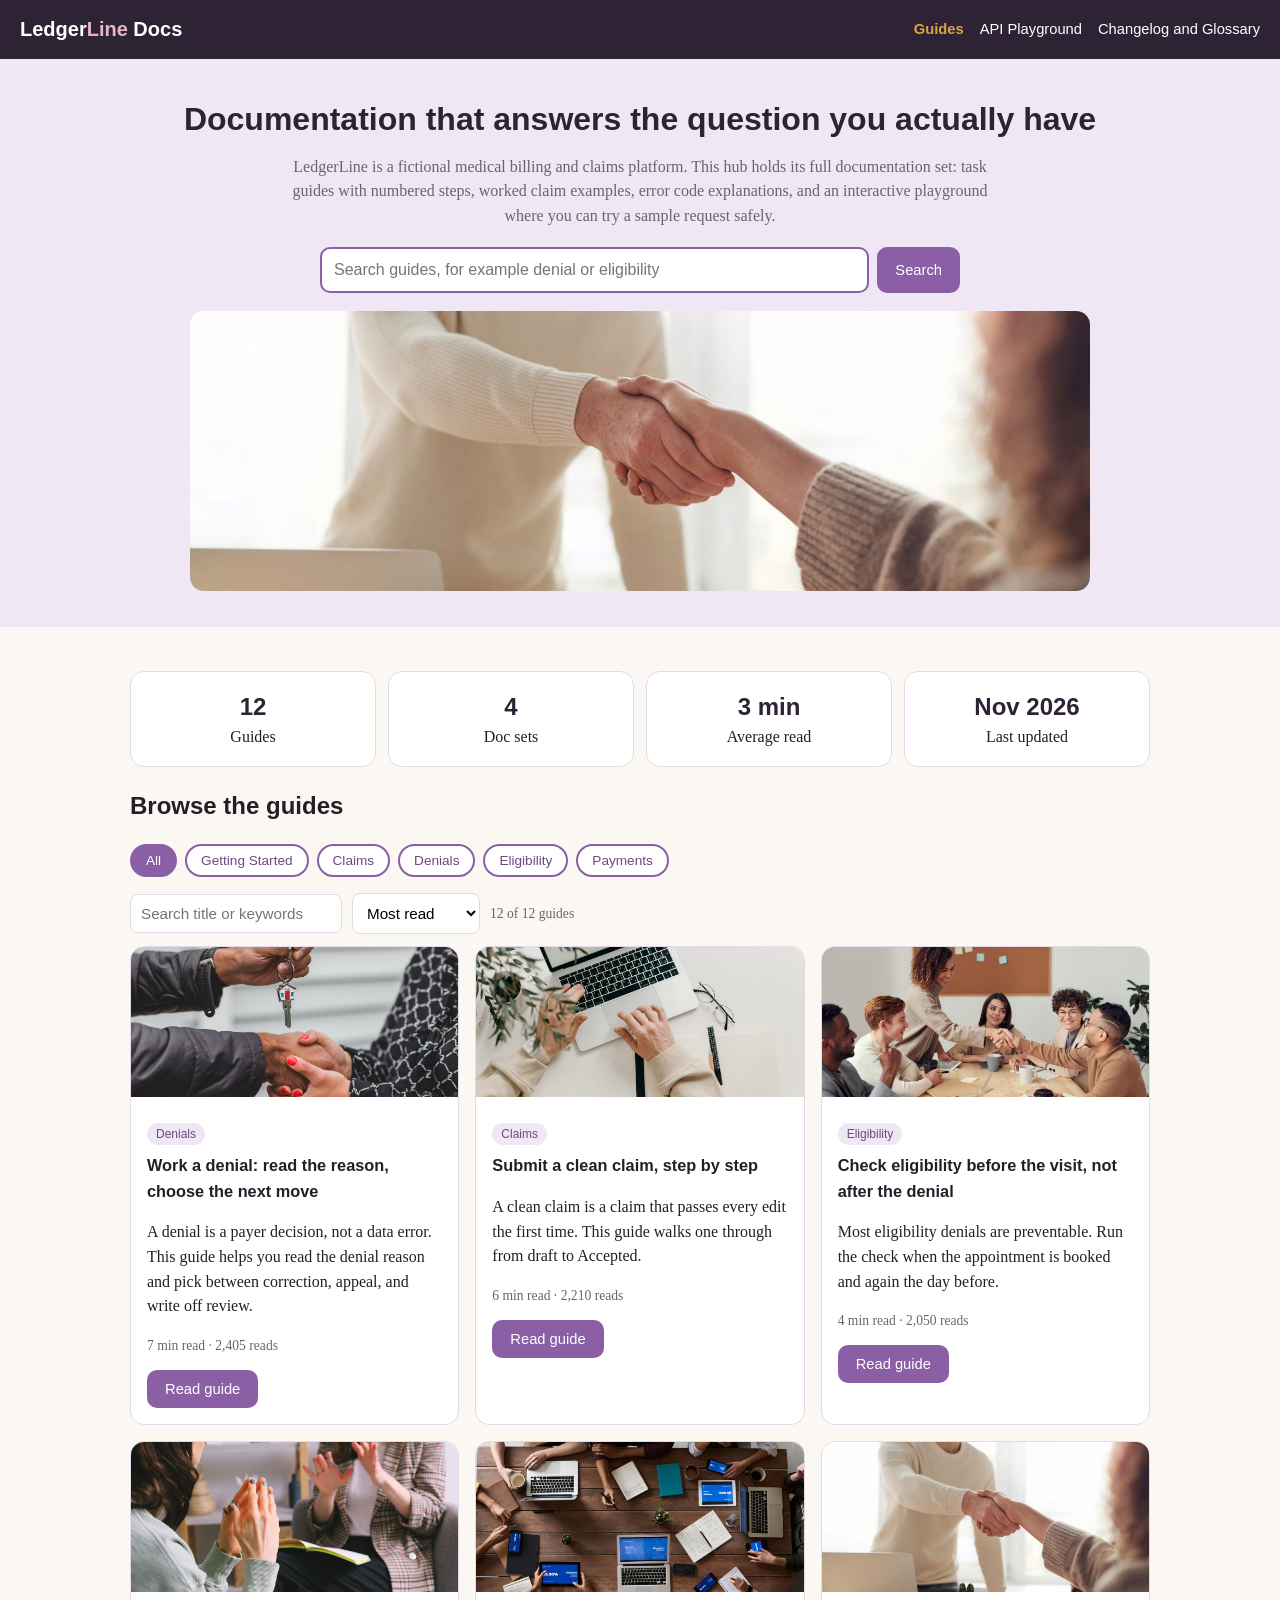
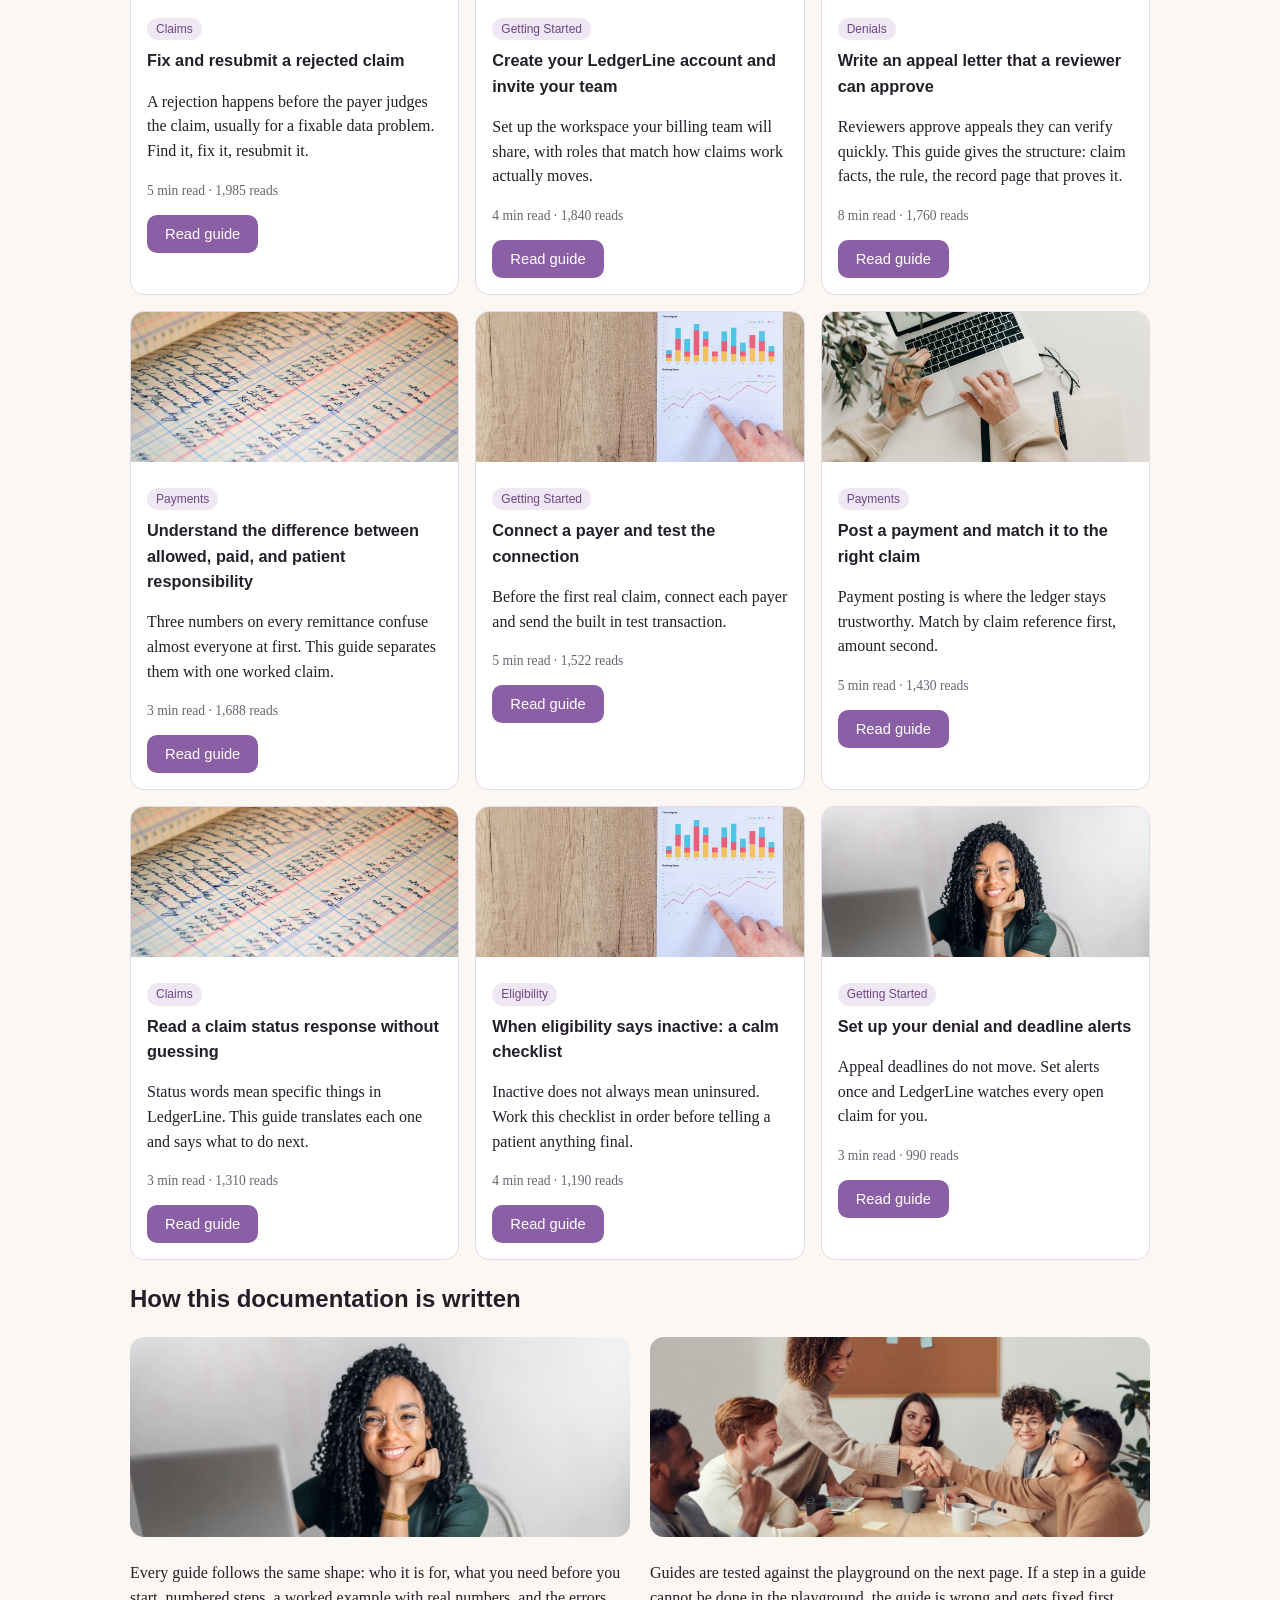
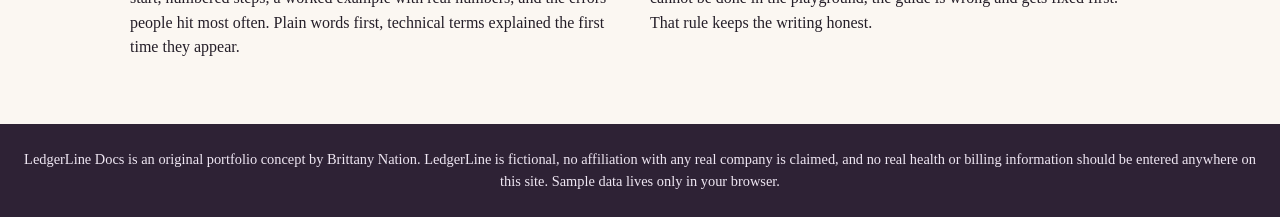
<file: index.html>
<!DOCTYPE html>
<html lang="en"><head><meta charset="UTF-8"><meta name="viewport" content="width=device-width, initial-scale=1.0">
<title>LedgerLine Docs — Billing and Claims Documentation Hub</title>
<meta name="description" content="Searchable documentation hub for LedgerLine, a fictional medical billing and claims platform: guides, worked examples, and plain word explanations.">
<meta property="og:title" content="LedgerLine Docs — Billing and Claims Documentation Hub">
<meta property="og:description" content="Guides, examples, and an interactive API playground for a fictional billing platform. A portfolio project by Brittany Nation.">
<meta property="og:type" content="website"><meta property="og:url" content="https://brittanynation.github.io/ledgerline-docs/">
<meta property="og:image" content="https://brittanynation.github.io/ledgerline-docs/og-image.png">
<link rel="stylesheet" href="styles.css"></head>
<body>
<header class="site"><a class="logo" href="index.html">Ledger<span>Line</span> Docs</a>
<nav class="main"><a href="index.html" aria-current="page">Guides</a><a href="playground.html">API Playground</a><a href="resources.html">Changelog and Glossary</a></nav></header>
<section class="hero"><h1>Documentation that answers the question you actually have</h1>
<p>LedgerLine is a fictional medical billing and claims platform. This hub holds its full documentation set: task guides with numbered steps, worked claim examples, error code explanations, and an interactive playground where you can try a sample request safely.</p>
<div class="searchbar"><input id="heroSearch" type="search" placeholder="Search guides, for example denial or eligibility" aria-label="Search guides"><button class="btn" id="heroSearchBtn">Search</button></div>
<img src="images/p3184465.jpg" alt="A billing team reviewing documentation together at a table">
</section>
<main class="wrap">
<div class="stats"><div class="stat"><strong id="statGuides">12</strong>Guides</div><div class="stat"><strong>4</strong>Doc sets</div><div class="stat"><strong>3 min</strong>Average read</div><div class="stat"><strong id="statUpdated">Nov 2026</strong>Last updated</div></div>
<h2>Browse the guides</h2>
<div class="chips" id="topicChips" role="group" aria-label="Filter by topic"></div>
<div class="toolbar"><input id="searchInput" type="search" placeholder="Search title or keywords" aria-label="Search guides">
<select id="sortSelect" aria-label="Sort guides"><option value="popular">Most read</option><option value="minutes">Shortest first</option><option value="title">Title A to Z</option></select>
<span id="resultCount" class="meta"></span></div>
<div class="grid" id="guideGrid"></div>
<p id="emptyState" class="hidden">No guides match that search yet. Try a shorter word, or browse a topic above.</p>
<section><h2>How this documentation is written</h2>
<div class="two"><div><img src="images/p3769021.jpg" alt="A writer drafting documentation at a desk" style="width:100%;border-radius:14px;height:200px;object-fit:cover"><p>Every guide follows the same shape: who it is for, what you need before you start, numbered steps, a worked example with real numbers, and the errors people hit most often. Plain words first, technical terms explained the first time they appear.</p></div>
<div><img src="images/p3184291.jpg" alt="Colleagues pair reviewing a guide on a laptop" style="width:100%;border-radius:14px;height:200px;object-fit:cover"><p>Guides are tested against the playground on the next page. If a step in a guide cannot be done in the playground, the guide is wrong and gets fixed first. That rule keeps the writing honest.</p></div></div></section>
</main>
<div class="modal" id="readerModal" role="dialog" aria-modal="true" aria-labelledby="readerTitle"><div class="box">
<button class="btn secondary" id="readerClose">Close</button>
<h2 id="readerTitle"></h2><p class="meta" id="readerMeta"></p><p id="readerIntro"></p>
<h3>Before you start</h3><p id="readerNeed"></p><h3>Steps</h3><ol id="readerSteps"></ol>
<h3>Worked example</h3><p id="readerExample"></p>
<pre id="readerCode"></pre><button class="btn secondary" id="copyCodeBtn">Copy example</button> <span id="copyNote" class="meta"></span>
<p style="margin-top:18px"><button class="btn" id="helpfulBtn">This guide helped me</button> <span id="helpfulNote" class="meta"></span></p>
</div></div>
<footer class="site">LedgerLine Docs is an original portfolio concept by Brittany Nation. LedgerLine is fictional, no affiliation with any real company is claimed, and no real health or billing information should be entered anywhere on this site. Sample data lives only in your browser.</footer>
<script src="docs.js"></script></body></html>
</file>
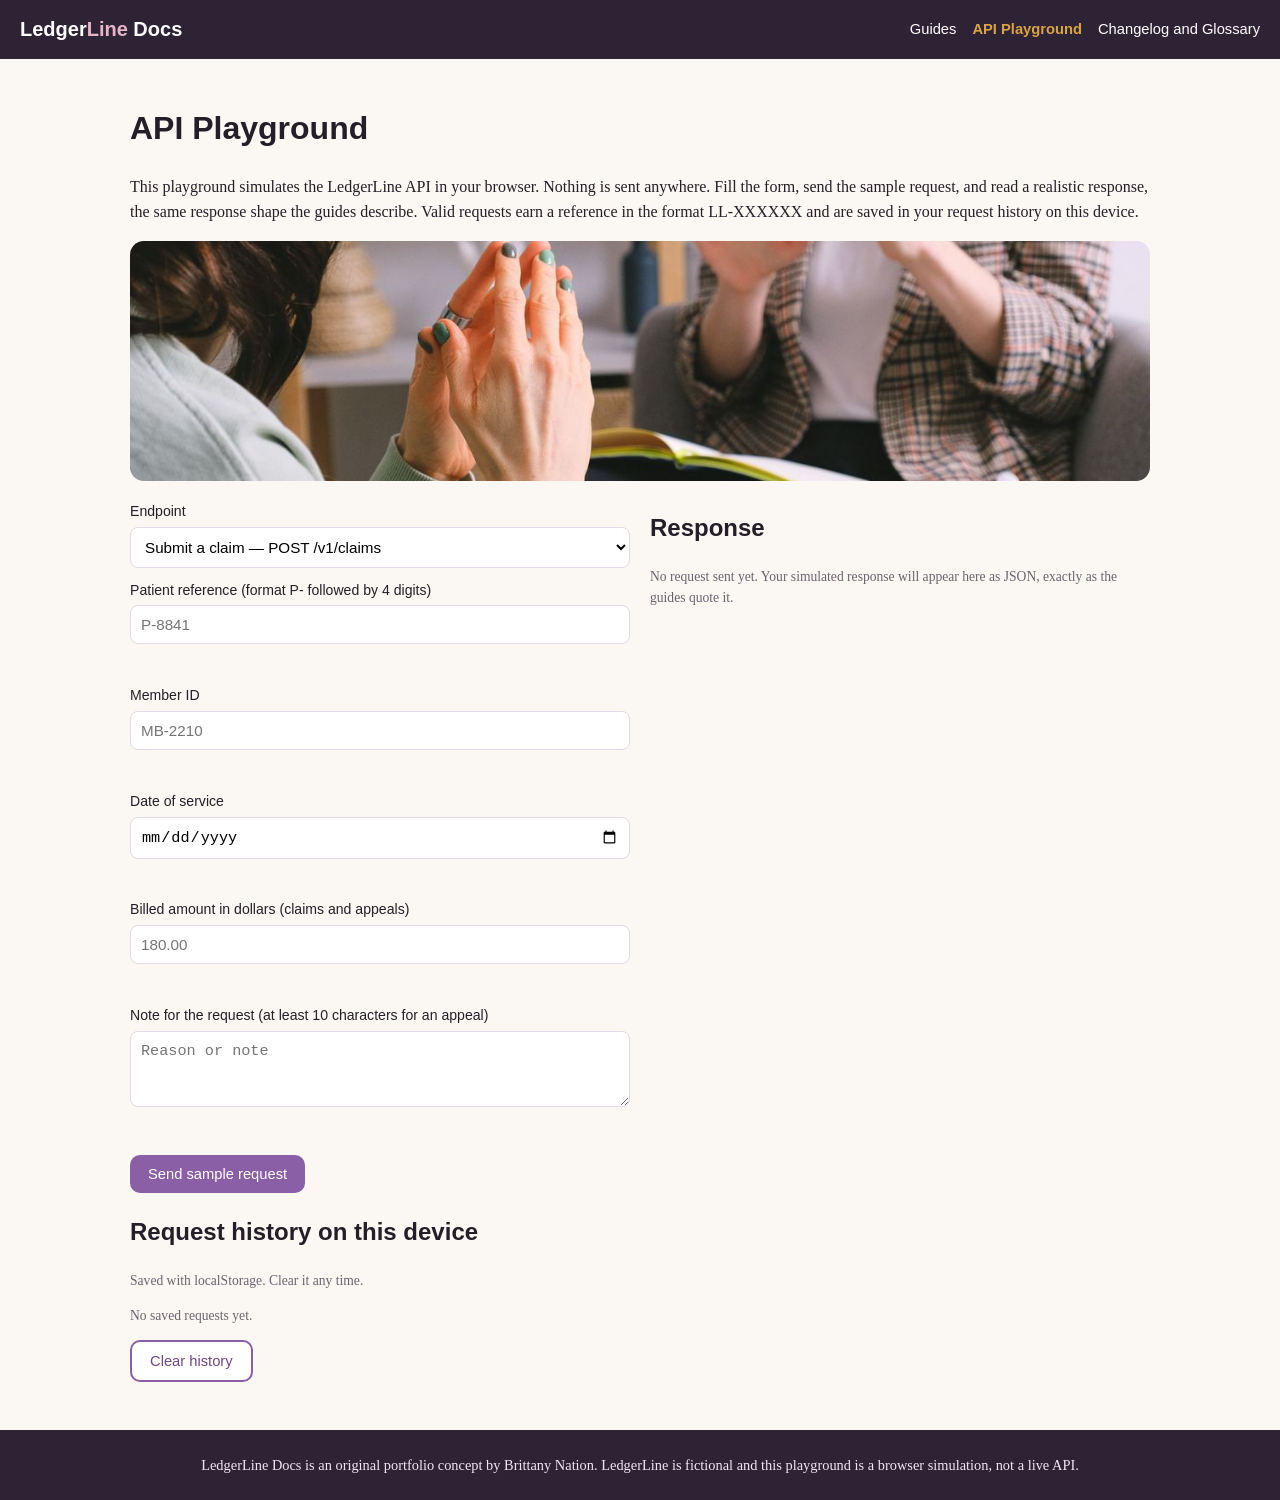
<file: playground.html>
<!DOCTYPE html>
<html lang="en"><head><meta charset="UTF-8"><meta name="viewport" content="width=device-width, initial-scale=1.0">
<title>API Playground — LedgerLine Docs</title>
<meta name="description" content="Try a sample LedgerLine API request safely: validated form, simulated response, saved request history.">
<meta property="og:title" content="LedgerLine Docs — API Playground"><meta property="og:description" content="Try a sample billing API request safely in your browser.">
<meta property="og:type" content="website"><meta property="og:url" content="https://brittanynation.github.io/ledgerline-docs/playground.html">
<meta property="og:image" content="https://brittanynation.github.io/ledgerline-docs/og-image.png">
<link rel="stylesheet" href="styles.css"></head>
<body>
<header class="site"><a class="logo" href="index.html">Ledger<span>Line</span> Docs</a>
<nav class="main"><a href="index.html">Guides</a><a href="playground.html" aria-current="page">API Playground</a><a href="resources.html">Changelog and Glossary</a></nav></header>
<main class="wrap"><h1>API Playground</h1>
<p>This playground simulates the LedgerLine API in your browser. Nothing is sent anywhere. Fill the form, send the sample request, and read a realistic response, the same response shape the guides describe. Valid requests earn a reference in the format LL-XXXXXX and are saved in your request history on this device.</p>
<img src="images/p7176319.jpg" alt="A developer testing an API request on a laptop" style="width:100%;height:240px;object-fit:cover;border-radius:14px">
<div class="two"><div>
<form id="playForm" novalidate>
<label for="endpoint">Endpoint</label>
<select id="endpoint"><option value="claims">Submit a claim — POST /v1/claims</option><option value="eligibility">Check eligibility — GET /v1/eligibility</option><option value="status">Claim status inquiry — GET /v1/claims/status</option><option value="appeal">Submit an appeal — POST /v1/appeals</option></select>
<label for="patientRef">Patient reference (format P- followed by 4 digits)</label><input id="patientRef" placeholder="P-8841"><p class="error" id="errPatient"></p>
<label for="memberId">Member ID</label><input id="memberId" placeholder="MB-2210"><p class="error" id="errMember"></p>
<label for="dos">Date of service</label><input id="dos" type="date"><p class="error" id="errDos"></p>
<label for="amount">Billed amount in dollars (claims and appeals)</label><input id="amount" type="number" min="0" step="0.01" placeholder="180.00"><p class="error" id="errAmount"></p>
<label for="note">Note for the request (at least 10 characters for an appeal)</label><textarea id="note" rows="3" placeholder="Reason or note"></textarea><p class="error" id="errNote"></p>
<button class="btn" type="submit">Send sample request</button>
</form></div>
<div><h2>Response</h2><div id="respEmpty"><p class="meta">No request sent yet. Your simulated response will appear here as JSON, exactly as the guides quote it.</p></div>
<pre class="resp hidden" id="respBox"></pre>
<button class="btn secondary hidden" id="copyRespBtn">Copy response</button> <span id="copyRespNote" class="meta"></span>
<div id="confirmBox" class="success hidden" style="margin-top:14px"></div>
</div></div>
<h2>Request history on this device</h2><p class="meta">Saved with localStorage. Clear it any time.</p>
<div id="historyList"></div><p id="historyEmpty" class="meta">No saved requests yet.</p>
<button class="btn secondary" id="clearHistoryBtn">Clear history</button>
</main>
<footer class="site">LedgerLine Docs is an original portfolio concept by Brittany Nation. LedgerLine is fictional and this playground is a browser simulation, not a live API.</footer>
<script src="playground.js"></script></body></html>
</file>
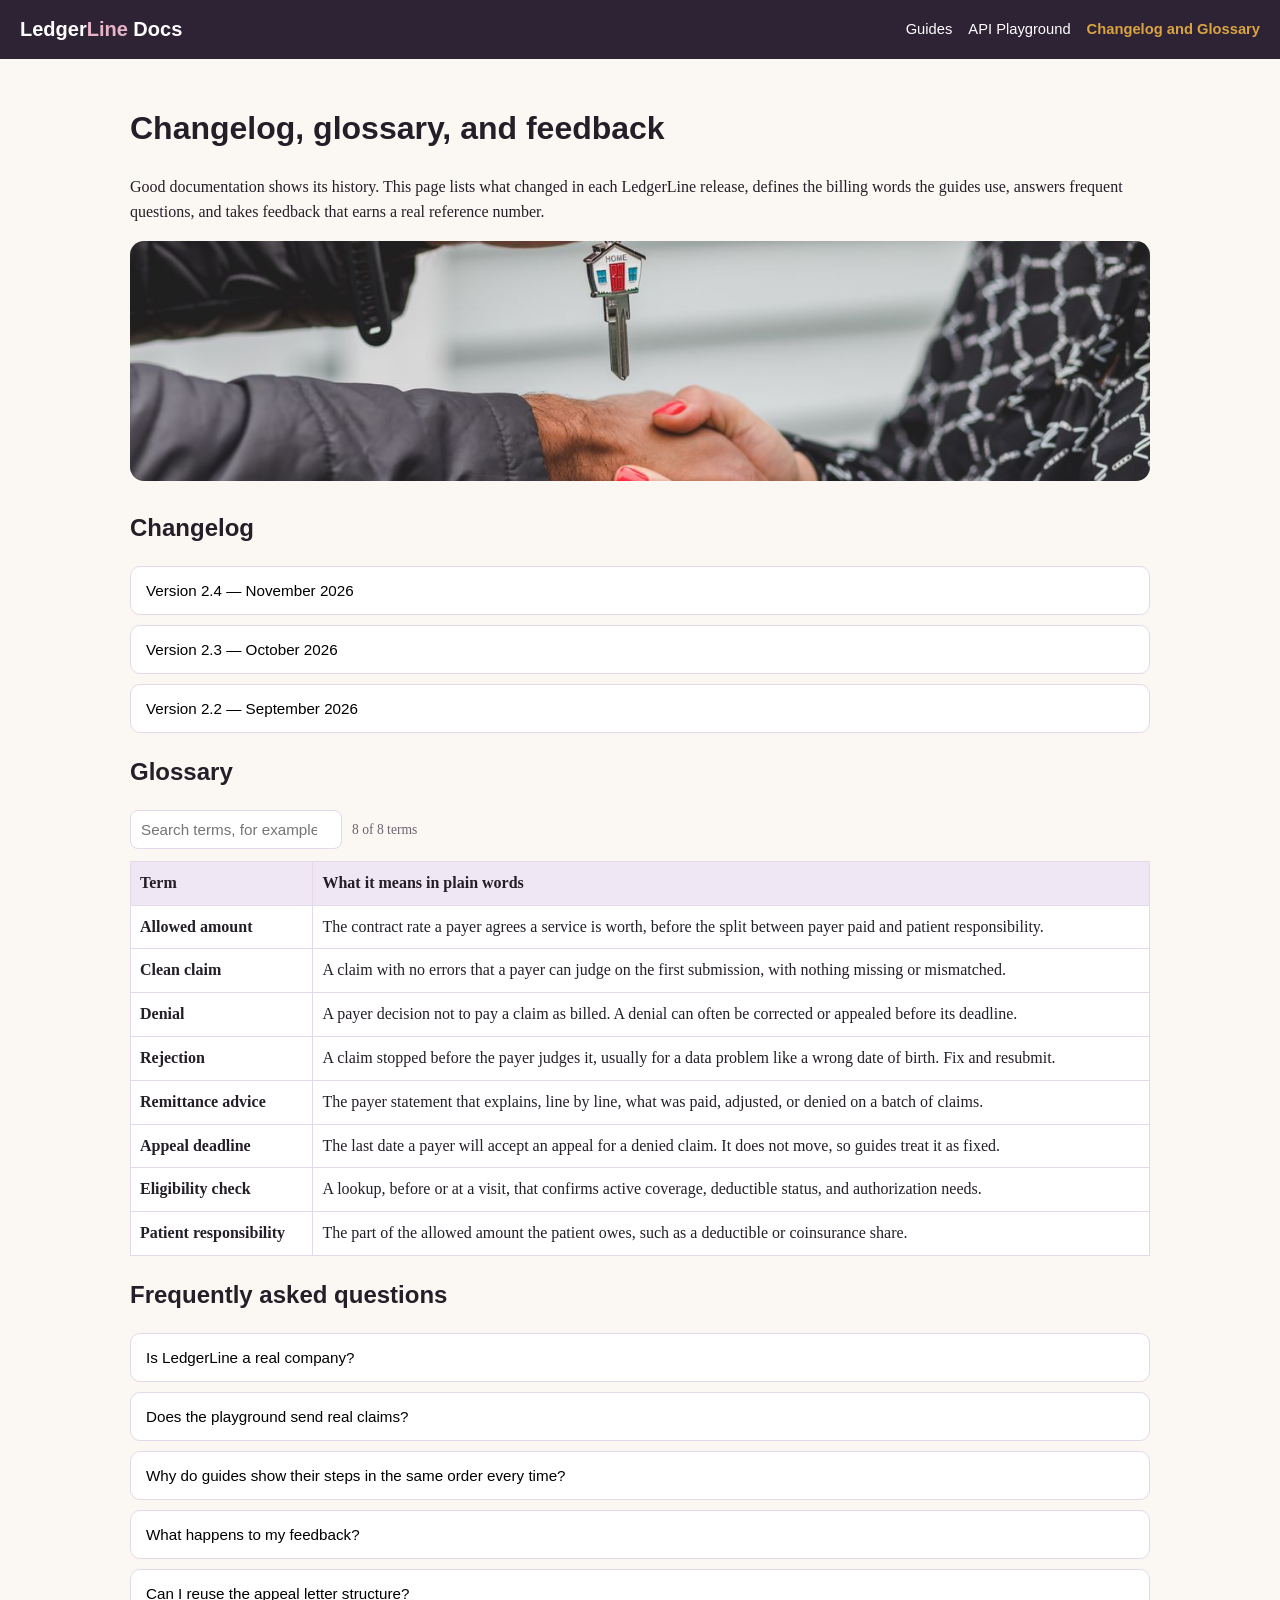
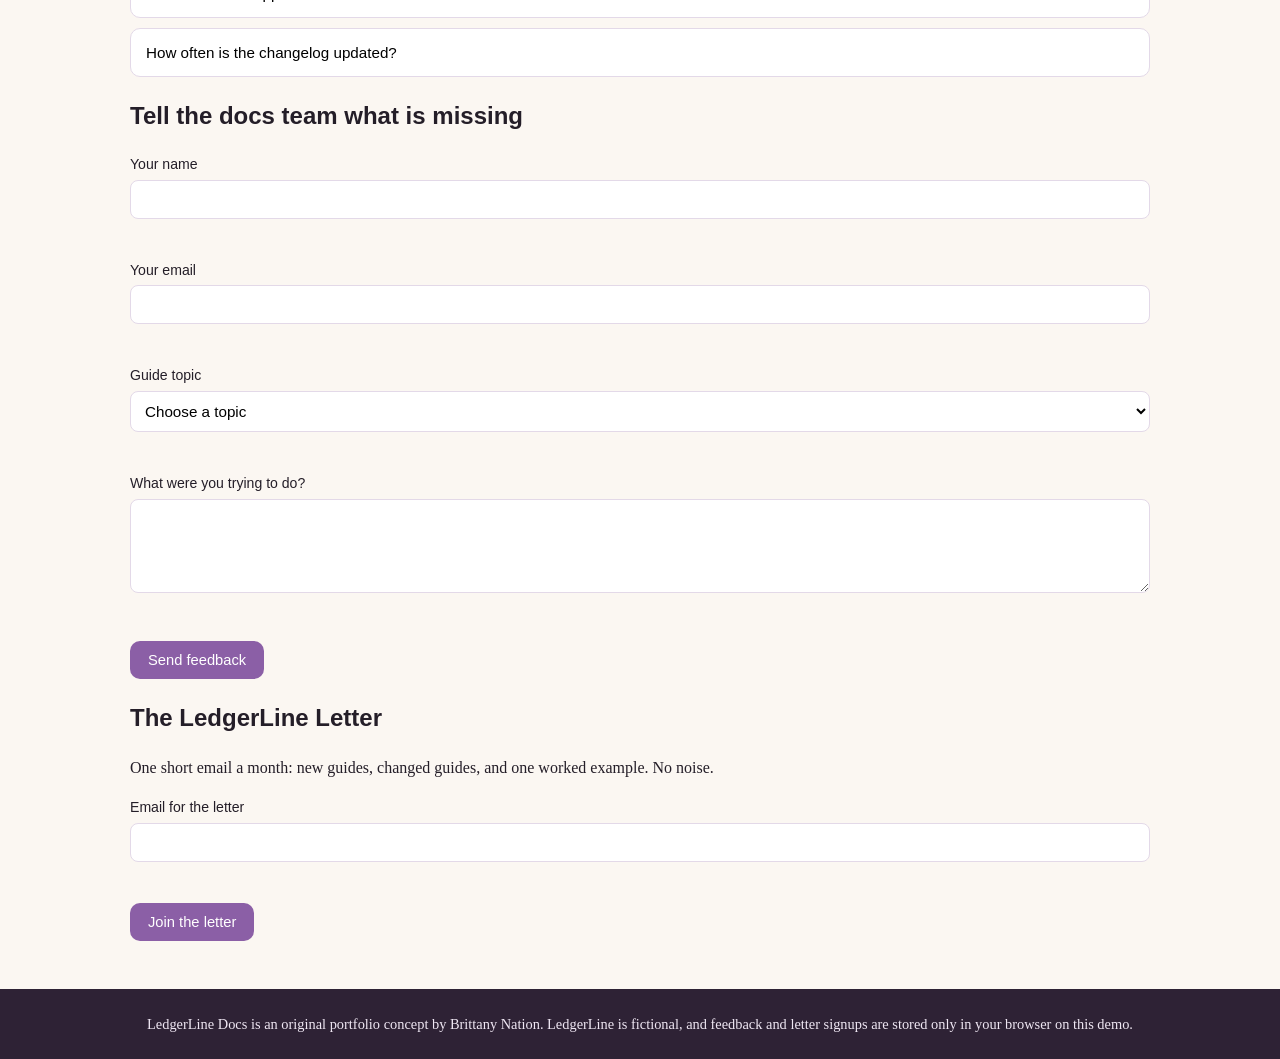
<file: resources.html>
<!DOCTYPE html>
<html lang="en"><head><meta charset="UTF-8"><meta name="viewport" content="width=device-width, initial-scale=1.0">
<title>Changelog and Glossary — LedgerLine Docs</title>
<meta name="description" content="LedgerLine changelog, searchable billing glossary, FAQs, and a documentation feedback form.">
<meta property="og:title" content="LedgerLine Docs — Changelog and Glossary"><meta property="og:description" content="What changed, what the words mean, and a way to tell the docs team what is missing.">
<meta property="og:type" content="website"><meta property="og:url" content="https://brittanynation.github.io/ledgerline-docs/resources.html">
<meta property="og:image" content="https://brittanynation.github.io/ledgerline-docs/og-image.png">
<link rel="stylesheet" href="styles.css"></head>
<body>
<header class="site"><a class="logo" href="index.html">Ledger<span>Line</span> Docs</a>
<nav class="main"><a href="index.html">Guides</a><a href="playground.html">API Playground</a><a href="resources.html" aria-current="page">Changelog and Glossary</a></nav></header>
<main class="wrap"><h1>Changelog, glossary, and feedback</h1>
<p>Good documentation shows its history. This page lists what changed in each LedgerLine release, defines the billing words the guides use, answers frequent questions, and takes feedback that earns a real reference number.</p>
<img src="images/p8293778.jpg" alt="A documentation team planning a release together" style="width:100%;height:240px;object-fit:cover;border-radius:14px">
<h2>Changelog</h2><div id="changelog"></div>
<h2>Glossary</h2>
<div class="toolbar"><input id="glossSearch" type="search" placeholder="Search terms, for example denial" aria-label="Search glossary"><span id="glossCount" class="meta"></span></div>
<table><thead><tr><th>Term</th><th>What it means in plain words</th></tr></thead><tbody id="glossBody"></tbody></table>
<p id="glossEmpty" class="hidden">No term matches that search.</p>
<h2>Frequently asked questions</h2><div id="faqList"></div>
<h2>Tell the docs team what is missing</h2>
<form id="feedbackForm" novalidate>
<label for="fbName">Your name</label><input id="fbName"><p class="error" id="errFbName"></p>
<label for="fbEmail">Your email</label><input id="fbEmail" type="email"><p class="error" id="errFbEmail"></p>
<label for="fbTopic">Guide topic</label><select id="fbTopic"><option value="">Choose a topic</option><option>Getting Started</option><option>Claims</option><option>Denials</option><option>Eligibility</option><option>Payments</option></select><p class="error" id="errFbTopic"></p>
<label for="fbMsg">What were you trying to do?</label><textarea id="fbMsg" rows="4"></textarea><p class="error" id="errFbMsg"></p>
<button class="btn" type="submit">Send feedback</button></form>
<div id="fbConfirm" class="success hidden" style="margin-top:14px"></div>
<h2>The LedgerLine Letter</h2><p>One short email a month: new guides, changed guides, and one worked example. No noise.</p>
<form id="letterForm" novalidate><label for="letterEmail">Email for the letter</label><input id="letterEmail" type="email"><p class="error" id="errLetter"></p><button class="btn" type="submit">Join the letter</button></form>
<div id="letterConfirm" class="success hidden" style="margin-top:14px"></div>
</main>
<footer class="site">LedgerLine Docs is an original portfolio concept by Brittany Nation. LedgerLine is fictional, and feedback and letter signups are stored only in your browser on this demo.</footer>
<script src="resources.js"></script></body></html>
</file>
<file: styles.css>
/* LedgerLine Docs — shared styles. Palette: ink plum, orchid, blush, gold, warm paper. */
:root{--plum:#2E2235;--orchid:#8B5FA6;--orchid-dark:#6E4785;--blush:#E8B4C8;--gold:#D9A441;--paper:#FBF7F2;--lav:#EFE7F3;--ink:#241E28;--muted:#6B6470;--line:#E3D9E8;--good:#2E7D5B;--bad:#B3402A;--radius:14px}
*{box-sizing:border-box}body{margin:0;font-family:Georgia,'Times New Roman',serif;background:var(--paper);color:var(--ink);line-height:1.55}
h1,h2,h3,.sans{font-family:Verdana,Geneva,sans-serif}
a{color:var(--orchid-dark)}
header.site{background:var(--plum);color:#fff;padding:14px 20px;display:flex;flex-wrap:wrap;gap:14px;align-items:center;justify-content:space-between}
.logo{font-family:Verdana,sans-serif;font-weight:bold;font-size:1.25rem;color:#fff;text-decoration:none}.logo span{color:var(--blush)}
nav.main a{color:#fff;text-decoration:none;margin-left:16px;font-family:Verdana,sans-serif;font-size:.92rem}nav.main a[aria-current="page"]{color:var(--gold);font-weight:bold}
.hero{background:var(--lav);padding:36px 20px;text-align:center}.hero h1{margin:0 0 10px;font-size:2rem;color:var(--plum)}.hero p{max-width:720px;margin:0 auto 18px;color:var(--muted)}
.hero img{width:100%;max-width:900px;height:280px;object-fit:cover;border-radius:var(--radius);display:block;margin:18px auto 0}
.searchbar{max-width:640px;margin:0 auto;display:flex;gap:8px}.searchbar input{flex:1;padding:12px;border:2px solid var(--orchid);border-radius:10px;font-size:1rem}
.btn{background:var(--orchid);color:#fff;border:none;padding:11px 18px;border-radius:10px;cursor:pointer;font-family:Verdana,sans-serif;font-size:.92rem}.btn:hover{background:var(--orchid-dark)}.btn.secondary{background:#fff;color:var(--orchid-dark);border:2px solid var(--orchid)}.btn:disabled{opacity:.5;cursor:not-allowed}
.wrap{max-width:1060px;margin:0 auto;padding:24px 20px 48px}
.stats{display:grid;grid-template-columns:repeat(auto-fit,minmax(160px,1fr));gap:12px;margin:20px 0}.stat{background:#fff;border:1px solid var(--line);border-radius:var(--radius);padding:16px;text-align:center}.stat strong{display:block;font-size:1.5rem;color:var(--plum);font-family:Verdana,sans-serif}
.chips{display:flex;flex-wrap:wrap;gap:8px;margin:16px 0}.chip{border:2px solid var(--orchid);background:#fff;color:var(--orchid-dark);padding:7px 14px;border-radius:999px;cursor:pointer;font-family:Verdana,sans-serif;font-size:.85rem}.chip.active{background:var(--orchid);color:#fff}
.toolbar{display:flex;flex-wrap:wrap;gap:10px;align-items:center;margin:12px 0}.toolbar input,.toolbar select,form input,form select,form textarea{padding:10px;border:1px solid var(--line);border-radius:8px;font-size:.95rem;background:#fff}
.grid{display:grid;grid-template-columns:repeat(auto-fill,minmax(280px,1fr));gap:16px}
.card{background:#fff;border:1px solid var(--line);border-radius:var(--radius);overflow:hidden}.card img{width:100%;height:150px;object-fit:cover}.card .body{padding:16px}.card h3{margin:0 0 6px;font-size:1.02rem}.tag{display:inline-block;background:var(--lav);color:var(--orchid-dark);padding:2px 9px;border-radius:999px;font-size:.75rem;font-family:Verdana,sans-serif;margin-bottom:8px}
.meta{color:var(--muted);font-size:.85rem}
.modal{position:fixed;inset:0;background:rgba(36,30,40,.6);display:none;align-items:center;justify-content:center;padding:18px;z-index:50}.modal.open{display:flex}.modal .box{background:#fff;border-radius:var(--radius);max-width:680px;width:100%;max-height:88vh;overflow:auto;padding:26px}
.modal pre,.resp{background:#241E28;color:#F3EAF7;padding:14px;border-radius:10px;overflow:auto;font-size:.85rem;white-space:pre-wrap}
form label{display:block;font-family:Verdana,sans-serif;font-size:.88rem;margin:12px 0 4px}form input,form select,form textarea{width:100%}
.error{color:var(--bad);font-size:.85rem;min-height:1em}.success{background:#E7F3EC;border:1px solid var(--good);padding:16px;border-radius:var(--radius)}
.hidden{display:none!important}
.accordion{border:1px solid var(--line);border-radius:10px;margin:10px 0;background:#fff}.accordion button.head{width:100%;text-align:left;background:none;border:none;padding:15px;font-family:Verdana,sans-serif;cursor:pointer;font-size:.95rem}.accordion .panel{display:none;padding:0 15px 15px}.accordion.open .panel{display:block}
table{width:100%;border-collapse:collapse;background:#fff}th,td{border:1px solid var(--line);padding:9px;text-align:left}th{background:var(--lav)}
.progress{height:12px;background:var(--lav);border-radius:999px;overflow:hidden}.progress div{height:100%;background:var(--orchid);width:0}
footer.site{background:var(--plum);color:#EFE7F3;padding:24px 20px;text-align:center;font-size:.9rem}
.two{display:grid;grid-template-columns:1fr 1fr;gap:20px}@media(max-width:760px){.two{grid-template-columns:1fr}}
.history-item{background:#fff;border:1px solid var(--line);border-radius:10px;padding:12px;margin:10px 0}
</file>
